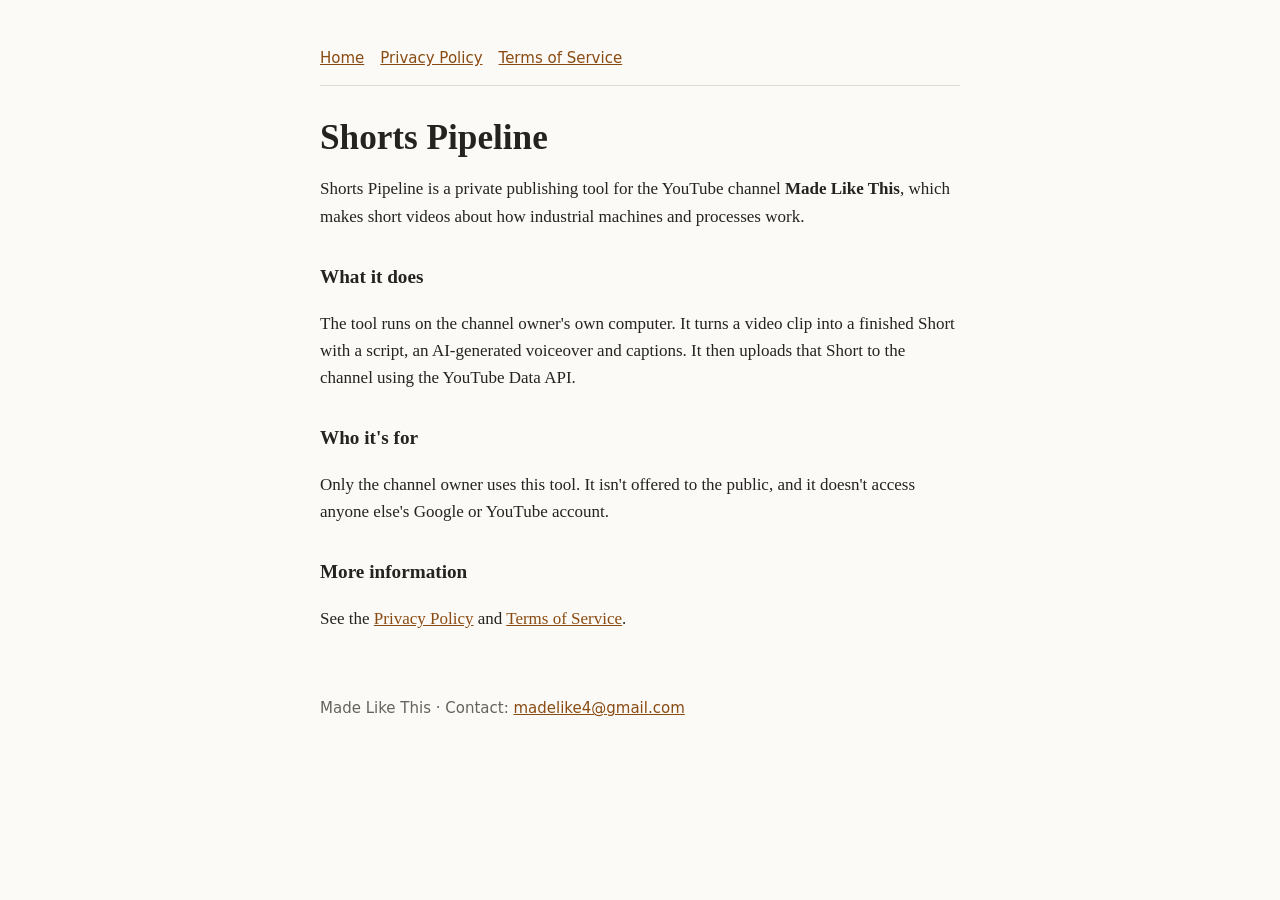
<file: index.html>
<!doctype html>
<html lang="en">
<head>
<meta charset="utf-8">
<meta name="viewport" content="width=device-width, initial-scale=1">
<title>Shorts Pipeline</title>
<link rel="stylesheet" href="style.css">
</head>
<body>
<main>
<nav aria-label="Pages"><a href="index.html">Home</a><a href="privacy.html">Privacy Policy</a><a href="terms.html">Terms of Service</a></nav>
<h1>Shorts Pipeline</h1>
<p>Shorts Pipeline is a private publishing tool for the YouTube channel <strong>Made Like This</strong>, which makes short videos about how industrial machines and processes work.</p>
<h2>What it does</h2>
<p>The tool runs on the channel owner's own computer. It turns a video clip into a finished Short with a script, an AI-generated voiceover and captions. It then uploads that Short to the channel using the YouTube Data API.</p>
<h2>Who it's for</h2>
<p>Only the channel owner uses this tool. It isn't offered to the public, and it doesn't access anyone else's Google or YouTube account.</p>
<h2>More information</h2>
<p>See the <a href="privacy.html">Privacy Policy</a> and <a href="terms.html">Terms of Service</a>.</p>
</main>
<footer>Made Like This · Contact: <a href="mailto:madelike4@gmail.com">madelike4@gmail.com</a></footer>
</body></html>
</file>
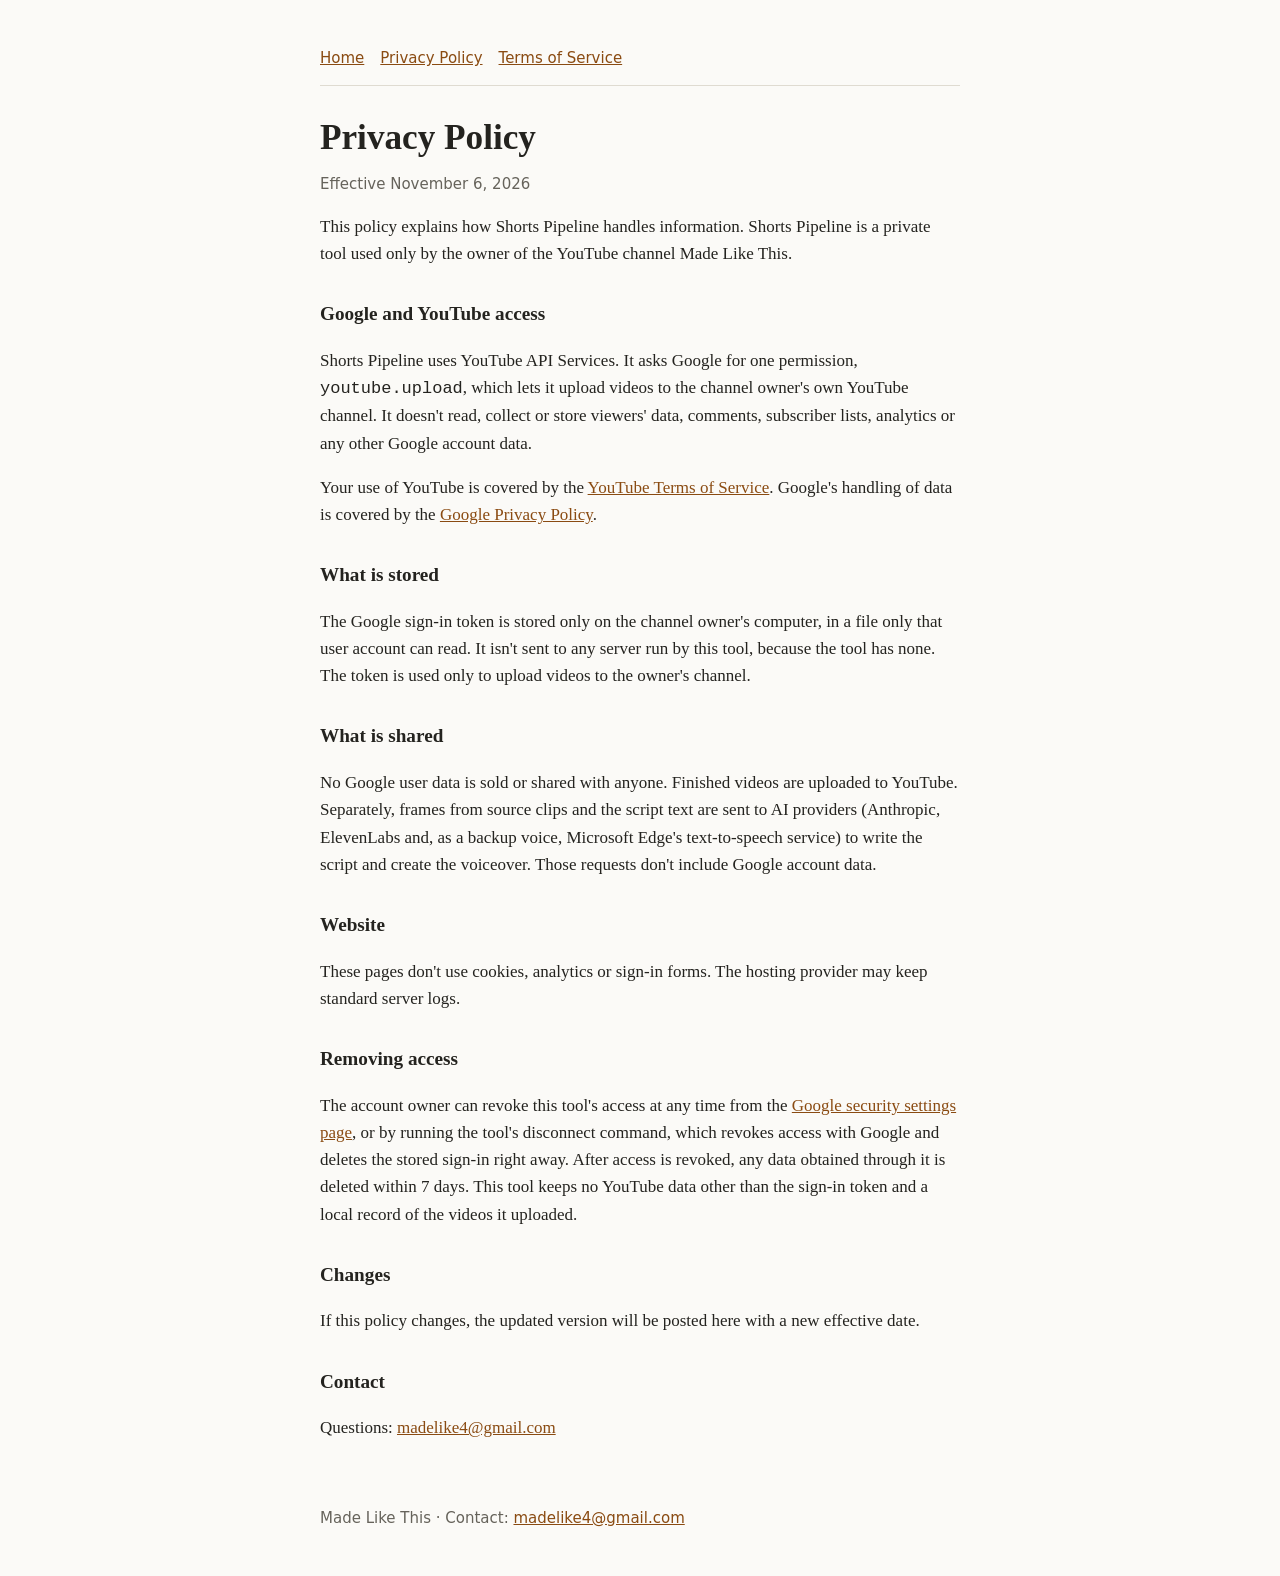
<file: privacy.html>
<!doctype html>
<html lang="en">
<head>
<meta charset="utf-8">
<meta name="viewport" content="width=device-width, initial-scale=1">
<title>Privacy Policy</title>
<link rel="stylesheet" href="style.css">
</head>
<body>
<main>
<nav aria-label="Pages"><a href="index.html">Home</a><a href="privacy.html">Privacy Policy</a><a href="terms.html">Terms of Service</a></nav>
<h1>Privacy Policy</h1>
<p class="meta">Effective November 6, 2026</p>
<p>This policy explains how Shorts Pipeline handles information. Shorts Pipeline is a private tool used only by the owner of the YouTube channel Made Like This.</p>
<h2>Google and YouTube access</h2>
<p>Shorts Pipeline uses YouTube API Services. It asks Google for one permission, <code>youtube.upload</code>, which lets it upload videos to the channel owner's own YouTube channel. It doesn't read, collect or store viewers' data, comments, subscriber lists, analytics or any other Google account data.</p>
<p>Your use of YouTube is covered by the <a href="https://www.youtube.com/t/terms">YouTube Terms of Service</a>. Google's handling of data is covered by the <a href="https://policies.google.com/privacy">Google Privacy Policy</a>.</p>
<h2>What is stored</h2>
<p>The Google sign-in token is stored only on the channel owner's computer, in a file only that user account can read. It isn't sent to any server run by this tool, because the tool has none. The token is used only to upload videos to the owner's channel.</p>
<h2>What is shared</h2>
<p>No Google user data is sold or shared with anyone. Finished videos are uploaded to YouTube. Separately, frames from source clips and the script text are sent to AI providers (Anthropic, ElevenLabs and, as a backup voice, Microsoft Edge's text-to-speech service) to write the script and create the voiceover. Those requests don't include Google account data.</p>
<h2>Website</h2>
<p>These pages don't use cookies, analytics or sign-in forms. The hosting provider may keep standard server logs.</p>
<h2>Removing access</h2>
<p>The account owner can revoke this tool's access at any time from the <a href="https://security.google.com/settings/security/permissions">Google security settings page</a>, or by running the tool's disconnect command, which revokes access with Google and deletes the stored sign-in right away. After access is revoked, any data obtained through it is deleted within 7 days. This tool keeps no YouTube data other than the sign-in token and a local record of the videos it uploaded.</p>
<h2>Changes</h2>
<p>If this policy changes, the updated version will be posted here with a new effective date.</p>
<h2>Contact</h2>
<p>Questions: <a href="mailto:madelike4@gmail.com">madelike4@gmail.com</a></p>
</main>
<footer>Made Like This · Contact: <a href="mailto:madelike4@gmail.com">madelike4@gmail.com</a></footer>
</body></html>
</file>
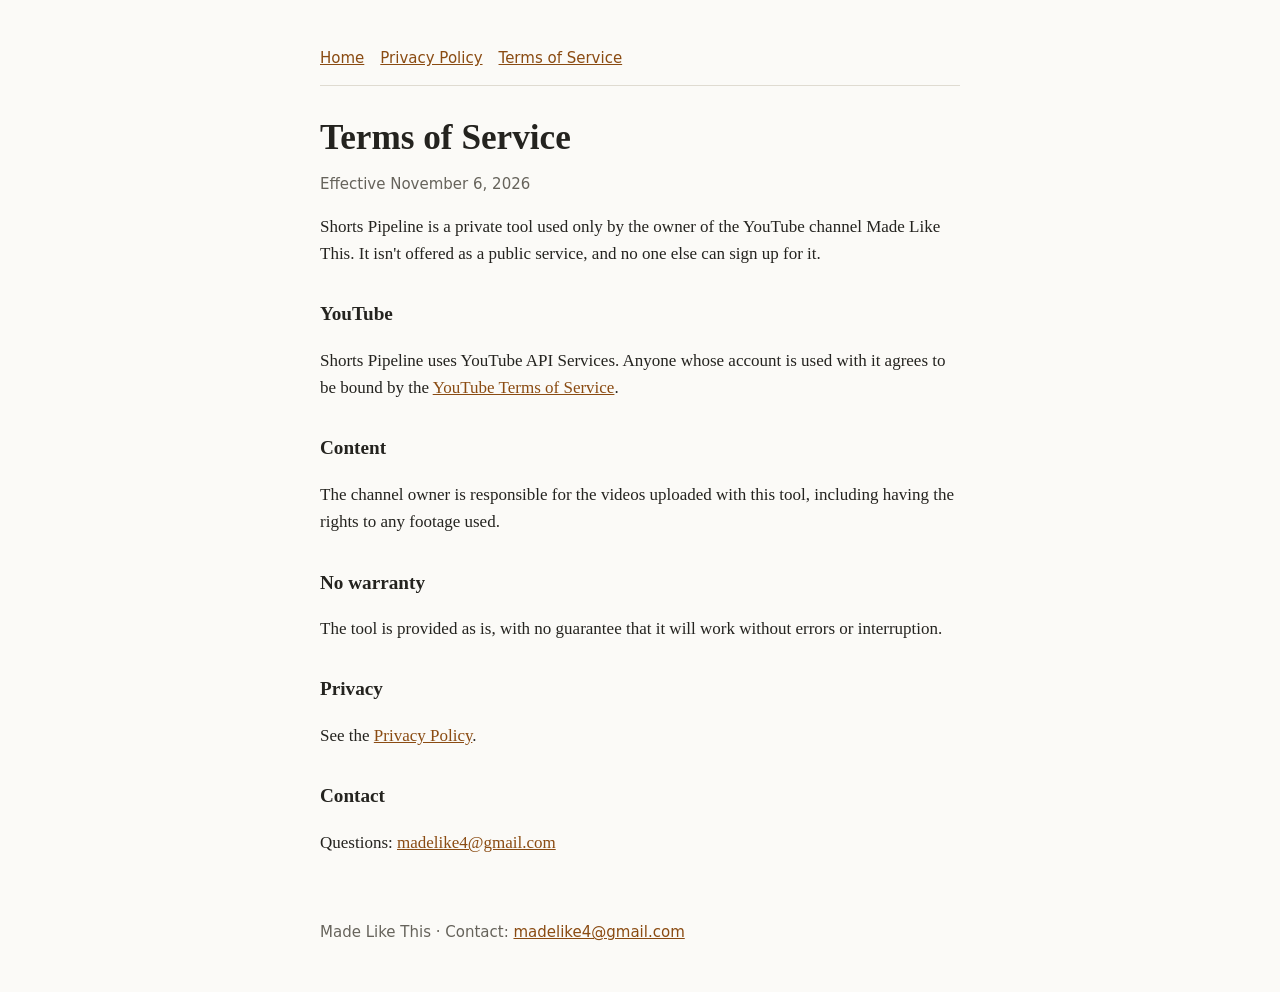
<file: terms.html>
<!doctype html>
<html lang="en">
<head>
<meta charset="utf-8">
<meta name="viewport" content="width=device-width, initial-scale=1">
<title>Terms of Service</title>
<link rel="stylesheet" href="style.css">
</head>
<body>
<main>
<nav aria-label="Pages"><a href="index.html">Home</a><a href="privacy.html">Privacy Policy</a><a href="terms.html">Terms of Service</a></nav>
<h1>Terms of Service</h1>
<p class="meta">Effective November 6, 2026</p>
<p>Shorts Pipeline is a private tool used only by the owner of the YouTube channel Made Like This. It isn't offered as a public service, and no one else can sign up for it.</p>
<h2>YouTube</h2>
<p>Shorts Pipeline uses YouTube API Services. Anyone whose account is used with it agrees to be bound by the <a href="https://www.youtube.com/t/terms">YouTube Terms of Service</a>.</p>
<h2>Content</h2>
<p>The channel owner is responsible for the videos uploaded with this tool, including having the rights to any footage used.</p>
<h2>No warranty</h2>
<p>The tool is provided as is, with no guarantee that it will work without errors or interruption.</p>
<h2>Privacy</h2>
<p>See the <a href="privacy.html">Privacy Policy</a>.</p>
<h2>Contact</h2>
<p>Questions: <a href="mailto:madelike4@gmail.com">madelike4@gmail.com</a></p>
</main>
<footer>Made Like This · Contact: <a href="mailto:madelike4@gmail.com">madelike4@gmail.com</a></footer>
</body></html>
</file>
<file: style.css>
:root { color-scheme: light dark; --bg: #fbfaf7; --text: #24231f; --muted: #66635b; --line: #dfdbd1; --link: #8a4b12; }
@media (prefers-color-scheme: dark) { :root { --bg: #191815; --text: #ece9e1; --muted: #a8a397; --line: #37342e; --link: #e6a866; } }
* { box-sizing: border-box; }
body { margin: 0; background: var(--bg); color: var(--text); font: 17px/1.6 Georgia, "Times New Roman", serif; }
main { max-width: 42rem; margin: 0 auto; padding: 3rem 1rem 2rem; }
nav { display: flex; flex-wrap: wrap; gap: 1rem; padding-bottom: 1rem; border-bottom: 1px solid var(--line); font: 15px/1.4 system-ui, sans-serif; }
h1 { font-size: 2.2rem; line-height: 1.15; margin: 2rem 0 .5rem; }
h2 { font-size: 1.2rem; margin: 2rem 0 .25rem; }
a { color: var(--link); }
.meta, footer { color: var(--muted); font: 15px/1.5 system-ui, sans-serif; }
footer { max-width: 42rem; margin: 0 auto; padding: 1rem 1rem 3rem; }
</file>
